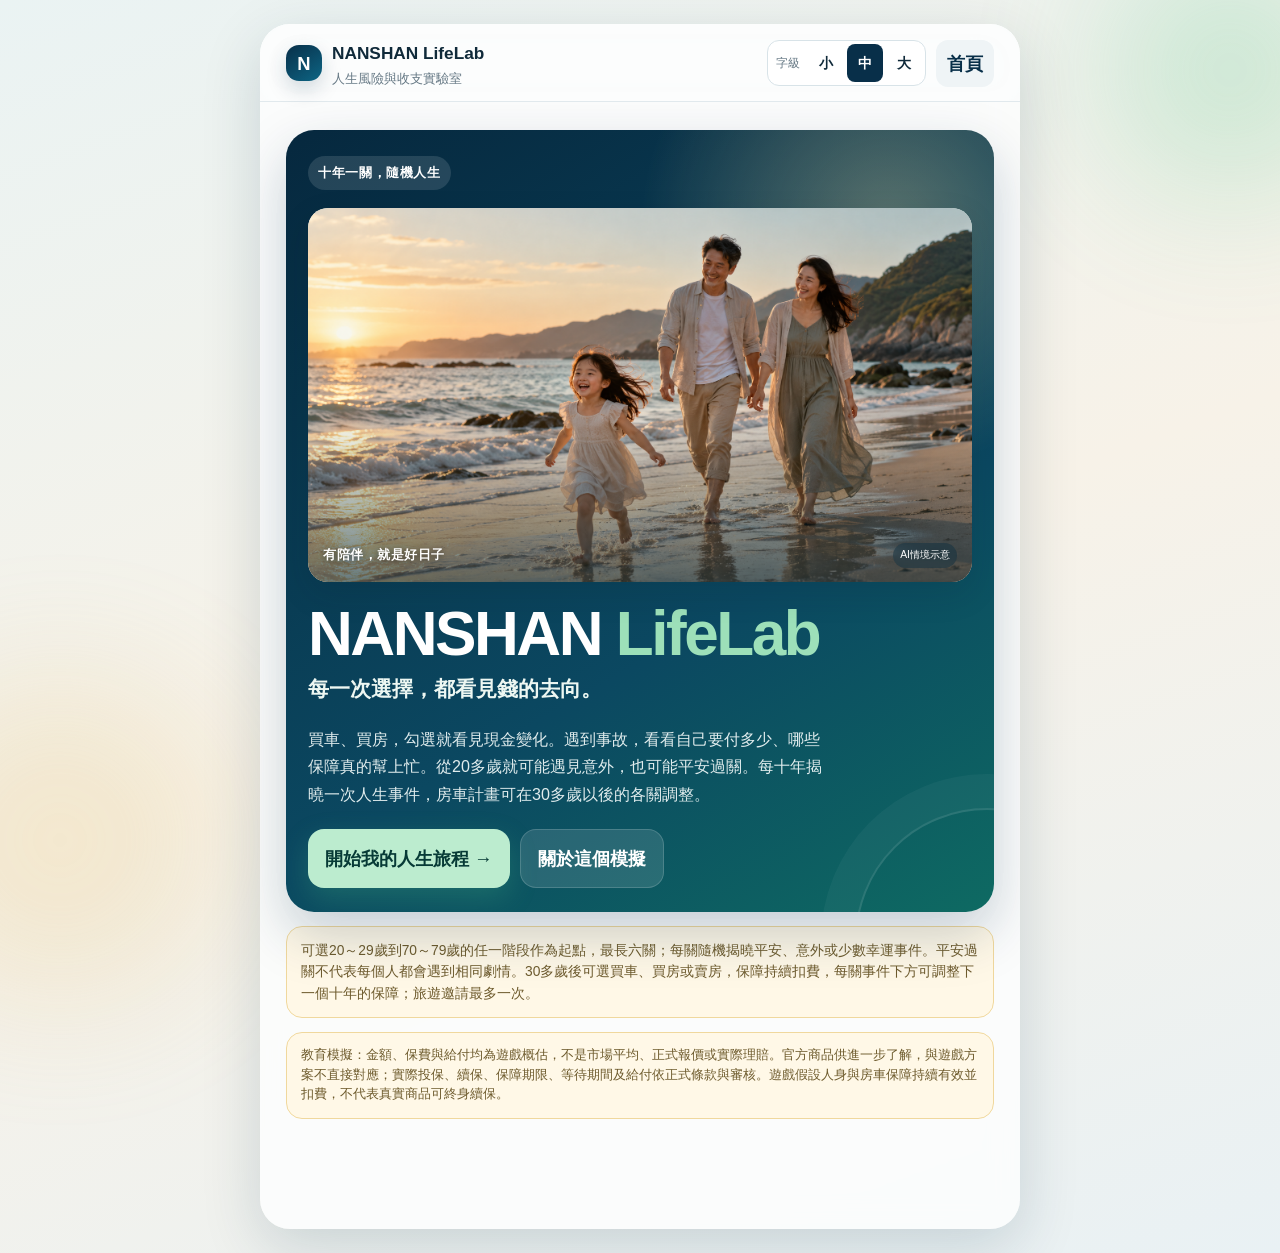
<file: index.html>
<!doctype html>
<html lang="zh-Hant">
<head>
  <meta charset="utf-8" />
  <meta name="viewport" content="width=device-width, initial-scale=1, viewport-fit=cover" />
  <meta name="theme-color" content="#082F49" />
  <meta name="description" content="NANSHAN LifeLab｜AI 百歲人生風險實驗室 Demo" />
  <title>NANSHAN LifeLab｜AI 百歲人生風險實驗室</title>
  <link rel="manifest" href="./site.webmanifest" />
  <link rel="icon" href="./icon.svg" />
  <link rel="stylesheet" href="./styles.css?v=20261029-text-size7" />
</head>
<body>
  <div class="ambient ambient-a"></div>
  <div class="ambient ambient-b"></div>
  <main id="app" class="app-shell" aria-live="polite"></main>
  <noscript>此 Demo 需要 JavaScript 才能執行。</noscript>
  <script src="./data.js?v=20261029-text-size7"></script>
  <script src="./app.js?v=20261029-text-size7"></script>
</body>
</html>
</file>
<file: styles.css>
*{box-sizing:border-box}
:root{--navy:#082F49;--green:#16A36A;--cream:#F7F2E8;--gold:#E5B85C;--ink:#102A3A;--muted:#667985;--line:#D8E3E8;--paper:#FCFDFD;--danger:#D45D5D;--shadow:0 18px 60px rgba(8,47,73,.16)}
html{scroll-behavior:smooth}body{margin:0;background:linear-gradient(160deg,#EAF3F3 0%,#F7F2E8 50%,#E9F1F4 100%);color:var(--ink);font-family:-apple-system,BlinkMacSystemFont,"Segoe UI","Microsoft JhengHei","Noto Sans TC",sans-serif;min-height:100vh;overflow-x:hidden}
button,input,select{font:inherit}button{cursor:pointer}a{color:inherit}.ambient{position:fixed;border-radius:999px;filter:blur(70px);opacity:.24;z-index:-1}.ambient-a{width:260px;height:260px;background:#5BC88B;top:-60px;right:-80px}.ambient-b{width:320px;height:320px;background:#E8C77E;bottom:-100px;left:-100px}
.app-shell{width:min(100%,760px);min-height:100vh;margin:auto;background:rgba(252,253,253,.9);backdrop-filter:blur(14px);box-shadow:var(--shadow);position:relative}
.topbar{position:sticky;top:0;z-index:30;padding:14px 18px 12px;display:flex;align-items:center;justify-content:space-between;background:rgba(252,253,253,.9);backdrop-filter:blur(16px);border-bottom:1px solid rgba(216,227,232,.75)}
.brand-mini{display:flex;gap:10px;align-items:center}.brand-mark{width:36px;height:36px;border-radius:13px;background:linear-gradient(145deg,var(--navy),#0D6584);display:grid;place-items:center;color:white;font-weight:900;box-shadow:0 8px 20px rgba(8,47,73,.18)}.brand-mini strong{font-size:calc(15px * var(--text-scale,1.15))}.brand-mini small{display:block;color:var(--muted);font-size:calc(11px * var(--text-scale,1.15));margin-top:1px}.icon-btn{border:0;background:#EFF4F6;border-radius:12px;padding:9px 11px;color:var(--navy);font-weight:800}
.screen{padding:22px 18px 96px}.hero{border-radius:28px;padding:26px 22px 24px;color:white;overflow:hidden;position:relative;background:radial-gradient(circle at 85% 12%,rgba(255,229,164,.32),transparent 27%),linear-gradient(150deg,#06283E 0%,#0B4861 62%,#0E6A62 100%);box-shadow:0 22px 54px rgba(8,47,73,.22)}.hero:after{content:"";position:absolute;width:260px;height:260px;border:2px solid rgba(255,255,255,.13);border-radius:50%;right:-125px;bottom:-160px;box-shadow:0 0 0 34px rgba(255,255,255,.04)}
.eyebrow{display:inline-flex;align-items:center;gap:7px;padding:7px 10px;border-radius:999px;background:rgba(255,255,255,.12);font-size:calc(11px * var(--text-scale,1.15));font-weight:800;letter-spacing:.05em}.hero h1{font-size:calc(clamp(31px,9vw,54px) * var(--text-scale,1.15));line-height:.98;margin:18px 0 8px;letter-spacing:-.04em}.hero h1 span{color:#9DE0B9}.hero h2{font-size:calc(18px * var(--text-scale,1.15));margin:0 0 20px;font-weight:650;color:#EDF7F2}.hero p{line-height:1.72;color:#E0ECED;font-size:calc(14px * var(--text-scale,1.15));max-width:520px}.hero-quote{margin-top:19px;padding:14px 16px;border-left:3px solid #9DE0B9;background:rgba(255,255,255,.08);border-radius:0 16px 16px 0;font-weight:800;line-height:1.55}
.cta-row{display:flex;gap:10px;flex-wrap:wrap;margin-top:20px}.btn{border:0;border-radius:16px;padding:14px 17px;font-weight:850;transition:.2s transform,.2s box-shadow;display:inline-flex;align-items:center;justify-content:center;gap:8px}.btn:active{transform:scale(.98)}.btn-primary{background:#BCECCF;color:#073A36;box-shadow:0 10px 28px rgba(83,204,137,.22)}.btn-secondary{background:rgba(255,255,255,.12);color:white;border:1px solid rgba(255,255,255,.16)}.btn-dark{background:var(--navy);color:white}.btn-ghost{background:#EEF4F5;color:var(--navy)}.btn-block{width:100%}
.section-title{margin:28px 2px 12px;display:flex;align-items:flex-end;justify-content:space-between;gap:12px}.section-title h3{font-size:calc(19px * var(--text-scale,1.15));margin:0}.section-title p{margin:3px 0 0;color:var(--muted);font-size:calc(12px * var(--text-scale,1.15))}
.grid-3{display:grid;grid-template-columns:repeat(3,1fr);gap:10px}.feature-card{background:white;border:1px solid var(--line);padding:15px 12px;border-radius:20px;min-height:136px}.feature-icon{font-size:calc(24px * var(--text-scale,1.15))}.feature-card b{display:block;margin:9px 0 5px;font-size:calc(13px * var(--text-scale,1.15))}.feature-card p{font-size:calc(11px * var(--text-scale,1.15));line-height:1.5;margin:0;color:var(--muted)}
.notice{margin-top:14px;padding:13px 14px;border-radius:16px;background:#FFF8E7;border:1px solid #F0D89D;color:#6E5B2D;font-size:calc(12px * var(--text-scale,1.15));line-height:1.55}
.form-card,.card{background:white;border:1px solid var(--line);border-radius:22px;padding:18px;box-shadow:0 8px 24px rgba(8,47,73,.05)}.form-card+.form-card{margin-top:12px}.field{margin-bottom:14px}.field:last-child{margin-bottom:0}.field label{display:block;font-weight:800;font-size:calc(13px * var(--text-scale,1.15));margin-bottom:7px}.field small{color:var(--muted);font-size:calc(11px * var(--text-scale,1.15))}.input,.select{width:100%;border:1px solid #CBD9DF;border-radius:14px;padding:13px 14px;background:#FBFDFD;color:var(--ink);outline:none}.input:focus,.select:focus{border-color:#56B783;box-shadow:0 0 0 3px rgba(86,183,131,.12)}
.chips{display:flex;gap:8px;flex-wrap:wrap}.chip{border:1px solid var(--line);background:white;border-radius:999px;padding:9px 11px;color:#506773;font-weight:750;font-size:calc(12px * var(--text-scale,1.15))}.chip.active{background:#E4F6EC;color:#0B6A46;border-color:#89D4AA}
.progress-wrap{margin:6px 0 16px}.progress-head{display:flex;justify-content:space-between;gap:8px;font-size:calc(11px * var(--text-scale,1.15));color:var(--muted);margin-bottom:7px}.progress{height:8px;border-radius:999px;background:#E5ECEF;overflow:hidden}.progress>div{height:100%;background:linear-gradient(90deg,var(--green),#76D7A3);transition:.4s}
.timeline-strip{display:flex;gap:7px;overflow:auto;padding:1px 1px 10px;scrollbar-width:none}.timeline-strip::-webkit-scrollbar{display:none}.timeline-dot{min-width:66px;border-radius:14px;background:#EFF4F4;padding:9px 8px;text-align:center;border:1px solid transparent}.timeline-dot b{display:block;font-size:calc(11px * var(--text-scale,1.15))}.timeline-dot span{font-size:calc(10px * var(--text-scale,1.15));color:var(--muted)}.timeline-dot.current{background:#E5F5EC;border-color:#82D0A3;color:#0B6A46}.timeline-dot.done{background:#E8EEF2;color:var(--navy)}
.event-hero{border-radius:25px;padding:22px;color:white;position:relative;overflow:hidden;min-height:220px;background:linear-gradient(140deg,#092E46,#0A5970 70%,#2E876B)}.event-emoji{font-size:calc(43px * var(--text-scale,1.15))}.event-stage{font-size:calc(11px * var(--text-scale,1.15));font-weight:800;opacity:.78;margin-top:13px}.event-hero h2{font-size:calc(27px * var(--text-scale,1.15));line-height:1.14;margin:5px 0 9px}.event-hero p{font-size:calc(13px * var(--text-scale,1.15));line-height:1.65;color:#E2F0F1;margin:0}
.cost-banner{margin-top:14px;display:flex;align-items:center;justify-content:space-between;gap:12px;background:rgba(255,255,255,.10);border:1px solid rgba(255,255,255,.12);padding:12px 13px;border-radius:15px}.cost-banner span{font-size:calc(11px * var(--text-scale,1.15));color:#D6E8EA}.cost-banner b{font-size:calc(20px * var(--text-scale,1.15))}
.choice-title{font-size:calc(15px * var(--text-scale,1.15));margin:20px 2px 10px;font-weight:900}.choice-grid{display:grid;grid-template-columns:1fr;gap:10px}.choice{border:1.5px solid var(--line);background:white;border-radius:20px;padding:16px;text-align:left;position:relative}.choice:hover{border-color:#A8C9D2}.choice.selected{border-color:#55BD82;background:#F0FAF5;box-shadow:0 10px 28px rgba(22,163,106,.08)}.choice .tag{display:inline-block;border-radius:999px;padding:5px 8px;background:#EEF3F5;color:#526976;font-size:calc(10px * var(--text-scale,1.15));font-weight:900}.choice.selected .tag{background:#DDF5E7;color:#0D744B}.choice h4{font-size:calc(15px * var(--text-scale,1.15));margin:10px 0 5px}.choice p{font-size:calc(12px * var(--text-scale,1.15));line-height:1.55;color:var(--muted);margin:0}.money-row{display:flex;gap:12px;margin-top:11px}.money-row div{flex:1;background:#F5F8F9;border-radius:13px;padding:9px}.money-row span{display:block;color:var(--muted);font-size:calc(10px * var(--text-scale,1.15))}.money-row b{font-size:calc(14px * var(--text-scale,1.15))}
.result-flash{margin-top:12px;border-radius:18px;padding:15px;background:linear-gradient(120deg,#EAF8F0,#F9F7ED);border:1px solid #CFE8D9}.result-flash strong{display:block;font-size:calc(14px * var(--text-scale,1.15))}.result-flash p{font-size:calc(12px * var(--text-scale,1.15));color:var(--muted);line-height:1.6;margin:5px 0 0}
.product-card{margin-top:15px;background:#0A354F;color:white;border-radius:20px;padding:16px}.product-card .label{font-size:calc(10px * var(--text-scale,1.15));color:#A5DCC0;font-weight:900;letter-spacing:.04em}.product-card h4{margin:6px 0 6px;font-size:calc(16px * var(--text-scale,1.15))}.product-card p{font-size:calc(11px * var(--text-scale,1.15));line-height:1.6;color:#D8E6EA;margin:0}.product-card a{display:inline-flex;margin-top:10px;color:#BCECCF;font-size:calc(12px * var(--text-scale,1.15));font-weight:850;text-decoration:none}.product-card .legal{margin-top:9px;font-size:calc(9.5px * var(--text-scale,1.15));color:#AFC1C8}
.nextbar{position:sticky;bottom:0;background:linear-gradient(180deg,rgba(252,253,253,0),rgba(252,253,253,.95) 26%,#FCFDFD 60%);padding:20px 18px calc(14px + env(safe-area-inset-bottom));margin:0 -18px -96px}
.summary-hero{background:linear-gradient(145deg,#06283E,#0B5E5D);color:white;border-radius:26px;padding:22px}.summary-hero small{color:#B9D2D7}.summary-hero h2{font-size:calc(28px * var(--text-scale,1.15));margin:5px 0 3px}.summary-hero p{font-size:calc(12px * var(--text-scale,1.15));line-height:1.6;color:#D9E8E9}
.score-ring{width:136px;height:136px;border-radius:50%;margin:18px auto 8px;display:grid;place-items:center;position:relative;background:conic-gradient(#65D197 0 var(--score),rgba(255,255,255,.13) var(--score) 100%)}.score-ring:after{content:"";position:absolute;inset:12px;border-radius:50%;background:#0A3C50}.score-ring div{z-index:1;text-align:center}.score-ring b{font-size:calc(34px * var(--text-scale,1.15));display:block}.score-ring span{font-size:calc(10px * var(--text-scale,1.15));color:#BFD7D8}
.compare-grid{display:grid;grid-template-columns:1fr 1fr;gap:10px;margin-top:12px}.compare{border-radius:19px;padding:16px;border:1px solid var(--line);background:white}.compare span{font-size:calc(11px * var(--text-scale,1.15));color:var(--muted)}.compare b{display:block;font-size:calc(21px * var(--text-scale,1.15));margin:6px 0}.compare small{font-size:calc(10px * var(--text-scale,1.15));color:var(--muted)}.compare.good{background:#EFFAF4;border-color:#C8E9D6}.compare.bad{background:#FFF5F4;border-color:#F2D3CF}
.breakdown{margin-top:12px}.breakdown-row{display:flex;justify-content:space-between;gap:12px;padding:11px 2px;border-bottom:1px dashed var(--line);font-size:calc(12px * var(--text-scale,1.15))}.breakdown-row:last-child{border-bottom:0}.life-path{display:grid;gap:8px;margin-top:12px}.life-item{display:grid;grid-template-columns:34px 1fr auto;align-items:center;gap:10px;background:white;border:1px solid var(--line);padding:11px;border-radius:16px}.life-item .ic{width:34px;height:34px;border-radius:12px;background:#EEF5F3;display:grid;place-items:center}.life-item b{font-size:calc(12px * var(--text-scale,1.15))}.life-item small{display:block;color:var(--muted);font-size:calc(10px * var(--text-scale,1.15));margin-top:2px}.life-item .amt{font-weight:900;font-size:calc(12px * var(--text-scale,1.15))}
.about-block h3{font-size:calc(17px * var(--text-scale,1.15));margin:0 0 7px}.about-block p,.about-block li{font-size:calc(12px * var(--text-scale,1.15));line-height:1.7;color:#526875}.about-block{margin-bottom:14px}.about-block ul{padding-left:18px}.source-link{display:block;padding:12px 0;border-bottom:1px solid var(--line);text-decoration:none}.source-link:last-child{border-bottom:0}.source-link b{font-size:calc(12px * var(--text-scale,1.15))}.source-link small{display:block;color:var(--muted);font-size:calc(10px * var(--text-scale,1.15));margin-top:3px}.footer-note{text-align:center;color:#7C8E97;font-size:calc(10px * var(--text-scale,1.15));padding:14px 14px 24px}
@media(min-width:620px){body{padding:24px}.app-shell{min-height:calc(100vh - 48px);border-radius:30px;overflow:hidden}.screen{padding:28px 26px 110px}.topbar{padding-left:26px;padding-right:26px}.choice-grid{grid-template-columns:1fr 1fr}.nextbar{margin-left:-26px;margin-right:-26px}}
@media(max-width:420px){.grid-3{grid-template-columns:1fr}.feature-card{min-height:auto;display:grid;grid-template-columns:36px 1fr;column-gap:8px}.feature-card .feature-icon{grid-row:1/3}.feature-card b{margin-top:0}}

.plan-list{display:grid;gap:10px}.plan-card{display:flex;gap:12px;align-items:flex-start;cursor:pointer}.plan-card input{width:22px;height:22px;accent-color:var(--green);flex-shrink:0}.plan-card b{font-size:calc(14px * var(--text-scale,1.15))}.plan-card p{font-size:calc(13px * var(--text-scale,1.15));margin:8px 0;color:var(--ink)}.plan-card small{font-size:calc(11px * var(--text-scale,1.15));color:var(--muted);line-height:1.6}.final-balance{font-size:calc(clamp(28px,7vw,46px) * var(--text-scale,1.15));font-weight:900;margin:20px 0}.cost-banner b{display:block}.nextbar .btn+.btn{margin-top:8px}.breakdown-row b{text-align:right;white-space:nowrap}.compare b{overflow-wrap:anywhere}.life-item .amt{text-align:right}@media(max-width:420px){.life-item{grid-template-columns:30px 1fr}.life-item .amt{grid-column:2;text-align:left}.compare-grid{grid-template-columns:1fr}.breakdown-row{font-size:calc(11px * var(--text-scale,1.15))}}

/* Illustrated scenes and motion */
.scene-art{height:156px;position:relative;overflow:hidden;border-radius:20px;background:linear-gradient(135deg,#0b4b61,#187e73);margin-bottom:20px;isolation:isolate}.scene-landscape{position:absolute;inset:0;width:100%;height:100%}.scene-symbol{position:absolute;font-size:calc(76px * var(--text-scale,1.15));left:52%;top:30px;filter:drop-shadow(0 12px 12px #06283e55);animation:float-scene 4s ease-in-out infinite}.scene-orbit{position:absolute;width:160px;height:160px;border:1px solid #bceccf44;border-radius:50%;left:45%;top:5px}.orbit-two{width:210px;height:210px;top:-20px;left:40%}.scene-spark{position:absolute;color:#ffe3a4;font-size:calc(26px * var(--text-scale,1.15));animation:twinkle 3s ease-in-out infinite}.spark-one{left:38%;top:34px}.spark-two{left:80%;top:95px;animation-delay:1s}.screen{animation:enter-screen .35s ease-out}.coverage-card{margin-bottom:10px}.coverage-head{display:flex;justify-content:space-between;gap:8px;align-items:center}.coverage-card p{font-size:calc(12px * var(--text-scale,1.15));line-height:1.6;color:var(--muted)}.coverage-card small{font-size:calc(11px * var(--text-scale,1.15))}.coverage-card a{display:inline-block;font-size:calc(12px * var(--text-scale,1.15));color:#087451;margin-top:8px}.status-pill{font-size:calc(10px * var(--text-scale,1.15));white-space:nowrap;background:#e5f5ec;color:#0b6a46;border-radius:99px;padding:5px 8px}.result-flash{animation:enter-screen .5s ease-out}.hero .scene-art{margin-top:16px}.plan-card:has(input:checked){border-color:#73bf96;background:#f0faf5}@keyframes float-scene{0%,100%{transform:translateY(0) rotate(-4deg)}50%{transform:translateY(-9px) rotate(4deg)}}@keyframes twinkle{0%,100%{opacity:.4;transform:scale(.85)}50%{opacity:1;transform:scale(1.15)}}@keyframes enter-screen{from{opacity:0;transform:translateY(10px)}to{opacity:1;transform:translateY(0)}}@media(prefers-reduced-motion:reduce){*,*::before,*::after{animation:none!important;transition:none!important;scroll-behavior:auto!important}}

.deficit{color:#b42318!important}.summary-hero .deficit{color:#ff9994!important}.plan-details{flex:1;min-width:0}.plan-card .reserve-input{width:100%;height:auto;margin:7px 0 0;accent-color:auto}.reserve-label{display:block;font-size:calc(11px * var(--text-scale,1.15));font-weight:700;margin-top:12px}.rate-reference{background:#f1f6f7;padding:10px;border-radius:10px}.official-link{display:inline-block;margin-top:10px;font-size:calc(12px * var(--text-scale,1.15));color:#087451}#advice p{margin-bottom:0}.coverage-head{flex-wrap:wrap}

.travel-task{border-color:#e5b85c;background:#fffcf3}.about-block label{display:block;font-size:calc(13px * var(--text-scale,1.15));font-weight:700;margin:12px 0 8px}.about-block input[type=checkbox]{width:20px;height:20px;vertical-align:middle;accent-color:var(--green)}.about-block small{display:block;font-size:calc(11px * var(--text-scale,1.15));line-height:1.7;color:var(--muted);margin-top:10px}.reserve-label small{display:block;font-weight:400;color:var(--muted);margin-top:6px}

.balance-panel{margin:16px 0;padding:18px 20px;border-radius:19px;background:#edf7f2;border:1px solid #c8e5d5}.balance-panel span{display:block;font-size:calc(12px * var(--text-scale,1.15));color:var(--muted)}.balance-panel strong{display:block;font-size:calc(clamp(24px,6vw,34px) * var(--text-scale,1.15));margin-top:7px;color:var(--navy)}.balance-panel small{display:block;font-size:calc(11px * var(--text-scale,1.15));margin-top:8px;color:var(--muted)}.page-copy{font-size:calc(14px * var(--text-scale,1.15));line-height:1.8;color:#526875;margin:20px 2px}.compact-notice{font-size:calc(11px * var(--text-scale,1.15))}.journey-screen .nextbar .btn+.btn{background:#eaf0f3;color:var(--navy)}.breakdown:empty{display:none}
/* One event, one page: live purchases and contrasting accident outcomes. */
.funds-strip{display:grid;grid-template-columns:1fr 1fr;gap:12px;margin-top:18px}.funds-strip>div{background:#f1f5f7;border:1px solid var(--line);border-radius:16px;padding:14px}.funds-strip span{display:block;font-size:calc(11px * var(--text-scale,1.15));color:var(--muted)}.funds-strip b{display:block;font-size:calc(20px * var(--text-scale,1.15));margin-top:6px}.purchase-toggle{display:flex!important;align-items:center;gap:12px;font-weight:800;font-size:calc(16px * var(--text-scale,1.15))!important}.purchase-toggle input{width:24px;height:24px;accent-color:var(--green);flex-shrink:0}.purchase-card{margin-top:14px}.purchase-card p{font-size:calc(13px * var(--text-scale,1.15));line-height:1.7;color:var(--muted)}.purchase-card label:not(.purchase-toggle){display:block;font-size:calc(12px * var(--text-scale,1.15));font-weight:800;margin:14px 0 8px}.purchase-feedback{padding:12px;background:#fff5e5;border-radius:12px}.live-balance{transition:background .25s}.policy-details{margin-top:12px;background:white;border:1px solid var(--line);border-radius:15px;overflow:hidden}.policy-details summary{padding:14px 16px;cursor:pointer;font-size:calc(13px * var(--text-scale,1.15));font-weight:800;list-style:disclosure-closed}.policy-details[open] summary{border-bottom:1px solid var(--line)}.policy-details summary small{display:block;margin-top:5px;font-size:calc(10px * var(--text-scale,1.15));font-weight:500;color:#087451}.policy-body{padding:15px 16px;font-size:calc(12px * var(--text-scale,1.15));line-height:1.8}.policy-body ul{padding-left:18px;color:#526875}.policy-body a{display:block;color:#087451;font-weight:800;margin:10px 0}.policy-body small{display:block;font-size:calc(10px * var(--text-scale,1.15));color:var(--muted)}.impact-panel{margin-top:18px;padding:24px 20px;border-radius:24px;position:relative;overflow:hidden;text-align:center}.impact-panel h3{font-size:calc(21px * var(--text-scale,1.15));margin:8px 0 16px}.impact-symbol{display:block;font-size:calc(44px * var(--text-scale,1.15))}.heartbreak{background:linear-gradient(145deg,#fff0ed,#ffe2df);border:1px solid #efb8b3;color:#8f251e;animation:bill-hit .6s ease-out}.heartbreak .impact-symbol{animation:heart-drop .9s ease-out}.protected{background:linear-gradient(145deg,#e3f7ed,#f4fcf5);border:1px solid #8accaa;color:#0b6546}.protected .impact-symbol{animation:shield-arrive .7s ease-out}.bill-amount{font-size:calc(34px * var(--text-scale,1.15));font-weight:900;letter-spacing:-.04em}.out-of-pocket{border-top:1px solid #9993;margin-top:18px;padding-top:16px;font-size:calc(13px * var(--text-scale,1.15))}.out-of-pocket strong{display:block;font-size:calc(28px * var(--text-scale,1.15));margin-top:5px;color:#b42318}.used-insurance{background:#ffffffa8;border-radius:14px;padding:10px 12px;text-align:left}.used-insurance>div{display:flex;justify-content:space-between;gap:10px;padding:7px 0;font-size:calc(12px * var(--text-scale,1.15))}.impact-footnote{font-size:calc(10px * var(--text-scale,1.15))!important;line-height:1.6;opacity:.8}.lucky{background:#fff8da;color:#795a0c}.lucky strong{display:block;font-size:calc(32px * var(--text-scale,1.15));margin-top:10px}.event-heartbreak .event-hero{background:linear-gradient(145deg,#4e2536,#874844)}.event-heartbreak .scene-art{background:linear-gradient(135deg,#592b3b,#9c5149)}.event-protected .event-hero{background:linear-gradient(145deg,#0b3948,#0e745a)}.trip-resolved{margin-top:16px;padding:18px;background:#edf5fa;border:1px solid var(--line);border-radius:18px;font-weight:800;font-size:calc(15px * var(--text-scale,1.15));line-height:1.7}.plan-card .policy-details{width:100%}.compact-event .event-hero h2{margin-top:8px}@keyframes bill-hit{0%{transform:translateY(-10px);opacity:0}50%{transform:translateX(-5px)}65%{transform:translateX(5px)}100%{transform:none;opacity:1}}@keyframes heart-drop{0%{transform:translateY(-20px) rotate(-12deg);opacity:0}100%{transform:translateY(0) rotate(0);opacity:1}}@keyframes shield-arrive{0%{transform:scale(.5);opacity:0}70%{transform:scale(1.1)}100%{transform:scale(1);opacity:1}}@media(max-width:420px){.funds-strip{gap:8px}.funds-strip>div{padding:11px}.funds-strip b{font-size:calc(17px * var(--text-scale,1.15))}.bill-amount{font-size:calc(29px * var(--text-scale,1.15))}.used-insurance>div{font-size:calc(11px * var(--text-scale,1.15))}}@media(prefers-reduced-motion:reduce){.impact-panel,.impact-symbol{animation:none!important}}

.surplus{color:#087443!important}.summary-hero .surplus{color:#91ecc0!important}.annual-options{margin:18px 0;border:1px solid #bedbc9;border-radius:18px;background:#f5fbf7}.annual-options>summary{padding:16px;font-size:calc(14px * var(--text-scale,1.15));font-weight:850;cursor:pointer}.annual-options-body{padding:0 16px 16px}.annual-options-body>p{font-size:calc(12px * var(--text-scale,1.15));color:var(--muted);line-height:1.7}.annual-options-body>label:not(.purchase-toggle){display:block;font-size:calc(12px * var(--text-scale,1.15));font-weight:800;margin:12px 0 8px}.annual-options-body hr{border:0;border-top:1px solid var(--line);margin:18px 0}

.level-track{display:flex;gap:7px;justify-content:space-between;margin:10px 0 16px}.level-step{flex:1;text-align:center;padding:9px 3px;border:1px solid var(--line);border-radius:12px;background:#f0f4f5;color:#7a8b92;font-size:calc(11px * var(--text-scale,1.15));font-weight:800}.level-step.active{background:#dcf4e7;color:#086943;border-color:#74c698;box-shadow:0 3px 12px #16a36a18}.level-step.complete{background:#e9f2ec;color:#307253}.peace-clear{margin:18px 0;padding:22px 18px;border:1px solid #a8d7b4;border-radius:22px;background:linear-gradient(130deg,#e3f6e9,#fff9dc);display:flex;align-items:center;gap:14px;position:relative;overflow:hidden;animation:clear-arrive .6s ease-out}.peace-medal{font-size:calc(46px * var(--text-scale,1.15));animation:medal-pop .8s ease-out}.peace-clear b{font-size:calc(13px * var(--text-scale,1.15));color:#246d41}.peace-clear p{font-size:calc(20px * var(--text-scale,1.15));font-weight:900;color:#155836;margin:7px 0}.peace-clear small{font-size:calc(10px * var(--text-scale,1.15));color:#64745d}.celebrate-spark{position:absolute;font-size:calc(20px * var(--text-scale,1.15));color:#d7a437;pointer-events:none;animation:spark-flight 2s ease-out}.spark-a{right:12px;top:12px}.spark-b{right:40px;bottom:10px;animation-delay:.15s}.spark-c{right:60px;top:7px;animation-delay:.3s}.event-peaceful .event-hero{background:linear-gradient(140deg,#0b3c48,#18715e)}@keyframes clear-arrive{from{opacity:0;transform:translateY(12px)}to{opacity:1;transform:none}}@keyframes medal-pop{0%{transform:scale(.3) rotate(-20deg)}70%{transform:scale(1.15) rotate(8deg)}100%{transform:scale(1)}}@keyframes spark-flight{0%{opacity:0;transform:translateY(20px) scale(.5)}30%{opacity:1}100%{opacity:.7;transform:translateY(0) scale(1)}}@media(max-width:420px){.peace-clear{padding:18px 12px;gap:8px}.peace-clear p{font-size:calc(17px * var(--text-scale,1.15))}.peace-medal{font-size:calc(34px * var(--text-scale,1.15))}.level-track{gap:4px}.level-step{font-size:calc(10px * var(--text-scale,1.15))}}@media(prefers-reduced-motion:reduce){.peace-clear,.peace-medal,.celebrate-spark{animation:none!important}}

/* Locally hosted editorial event photography. */
.event-photo{margin:0 0 22px;position:relative;isolation:isolate;border-radius:20px;overflow:hidden;background:#dce8e5;aspect-ratio:16/9;width:100%;box-shadow:0 12px 32px #031e2a20}.event-photo img{display:block;width:100%;height:100%;object-fit:cover;transform:scale(1.015);animation:photo-reveal .7s ease-out}.event-photo::after{content:'';position:absolute;inset:0;background:linear-gradient(180deg,transparent 55%,#04243199);pointer-events:none}.event-photo figcaption{position:absolute;z-index:2;bottom:14px;left:15px;right:15px;display:flex;align-items:center;justify-content:space-between;gap:8px;color:white}.photo-kicker{font-size:calc(11px * var(--text-scale,1.15));font-weight:800;letter-spacing:.04em;text-shadow:0 1px 6px #0008}.photo-ai{font-size:calc(9px * var(--text-scale,1.15));padding:4px 7px;border-radius:99px;background:#062b3f66;backdrop-filter:blur(5px);white-space:nowrap}.event-hero:has(.event-photo){padding:14px 14px 24px}.event-hero:has(.event-photo) h2,.event-hero:has(.event-photo)>p{margin-left:9px;margin-right:9px}.event-hero:has(.event-photo) h2{margin-top:4px;font-size:calc(clamp(24px,5vw,32px) * var(--text-scale,1.15))}.hero>.event-photo{margin-top:18px}.event-peaceful .event-hero{background:linear-gradient(135deg,#073e45,#277d63)}.event-heartbreak .event-photo{box-shadow:0 10px 32px #3a101c33}.peace-clear{background:radial-gradient(circle at 92% 8%,#fff1b8b0,transparent 40%),linear-gradient(120deg,#e0f6e9,#f8fbe9);box-shadow:0 10px 26px #205a3210}.event-lucky .event-hero{background:linear-gradient(140deg,#365e43,#8a7738)}@keyframes photo-reveal{from{opacity:.4;transform:scale(1.055)}to{opacity:1;transform:scale(1.015)}}@media(max-width:420px){.event-photo{aspect-ratio:4/3;border-radius:16px}.event-hero:has(.event-photo){padding:10px 10px 20px}.event-photo figcaption{left:10px;right:10px;bottom:10px}.photo-kicker{font-size:calc(10px * var(--text-scale,1.15))}.photo-ai{font-size:calc(8px * var(--text-scale,1.15))}}@media(prefers-reduced-motion:reduce){.event-photo img{animation:none!important;transform:none}}

.tier-options{display:grid;grid-template-columns:repeat(3,1fr);gap:9px;margin:16px 0}.tier-option{cursor:pointer;padding:14px 11px}.tier-option input{accent-color:var(--green);margin:0 0 9px}.tier-option b{display:block;font-size:calc(13px * var(--text-scale,1.15))}.tier-option small{display:block;line-height:1.65;color:var(--muted);font-size:calc(10px * var(--text-scale,1.15));margin-top:6px}.tier-option:has(input:checked){background:#e9f8ee;border-color:#50ae79;box-shadow:0 8px 20px #08744310}.coverage-status{font-size:calc(12px * var(--text-scale,1.15));line-height:1.7;background:#edf5f9;border:1px solid var(--line);border-radius:13px;padding:11px 14px;margin:12px 0}@media(max-width:420px){.tier-options{grid-template-columns:1fr}.tier-option{display:grid;grid-template-columns:20px 1fr;gap:5px 8px}.tier-option small{grid-column:2}.tier-option input{margin:2px 0}}

.future-protection{margin:22px 0;padding:4px 15px 15px;border:1px solid #c8e2d3;border-radius:22px;background:linear-gradient(135deg,#f1faf5,#f8fbfc)}.future-protection .section-title{margin-top:16px}.future-protection .section-title h3{font-size:calc(18px * var(--text-scale,1.15))}.future-protection-note{font-size:calc(11px * var(--text-scale,1.15));color:var(--muted);line-height:1.7;margin:12px 2px 0}.future-protection .tier-options{margin:14px 0}.future-protection .breakdown{box-shadow:none}
/* Insurance impact report: keep claim support separate from premium-adjusted cash. */
.insurance-metrics{display:grid;grid-template-columns:repeat(3,1fr);gap:10px;margin:16px 0}.insurance-metrics .card{padding:16px 12px}.insurance-metrics span{display:block;font-size:calc(11px * var(--text-scale,1.15));color:var(--muted)}.insurance-metrics b{display:block;font-size:calc(20px * var(--text-scale,1.15));margin-top:9px;overflow-wrap:anywhere}.summary-report .summary-hero .final-balance{margin:14px 0 8px}.event-review{border:1px solid var(--line);border-radius:18px;background:white;margin:12px 0;overflow:hidden}.event-review>summary{cursor:pointer;padding:16px;display:flex;justify-content:space-between;gap:12px;align-items:center;font-size:calc(13px * var(--text-scale,1.15));font-weight:800;line-height:1.6}.event-review>summary::before{content:'＋';flex-shrink:0;color:#698776}.event-review[open]>summary::before{content:'−'}.event-review>summary>b{font-size:calc(12px * var(--text-scale,1.15));text-align:right;flex-shrink:0}.event-review[open]>summary{border-bottom:1px solid var(--line);background:#f4f9f6}.review-body{padding:0 16px 18px}.review-body .compare-grid{margin-top:16px}.review-body .compare b{font-size:calc(19px * var(--text-scale,1.15))}.review-peace{margin:10px 0;padding:15px 17px;background:#f5faf7}.review-peace b{font-size:calc(13px * var(--text-scale,1.15))}.review-peace p,.review-explainer{font-size:calc(11px * var(--text-scale,1.15));color:var(--muted);line-height:1.75}.opportunity-box{margin-top:14px;padding:16px;background:#f0f6fb;border:1px solid #d5e4ed;border-radius:16px}.opportunity-box>b{font-size:calc(14px * var(--text-scale,1.15))}.opportunity-box>p{font-size:calc(12px * var(--text-scale,1.15));line-height:1.7}.opportunity-box small{display:block;color:var(--muted);font-size:calc(10px * var(--text-scale,1.15));line-height:1.7;margin-top:10px}.insurance-report-list{display:grid;gap:12px}.insurance-report-card .coverage-head>b{font-size:calc(15px * var(--text-scale,1.15))}.insurance-report-card>small{color:var(--muted);font-size:calc(11px * var(--text-scale,1.15))}.upgrade-scenario{margin-bottom:12px}.upgrade-scenario>b{font-size:calc(15px * var(--text-scale,1.15))}.upgrade-scenario>p{font-size:calc(12px * var(--text-scale,1.15));color:var(--muted);line-height:1.7}.scenario-verdict{border-radius:11px;padding:11px 12px;font-size:calc(11px * var(--text-scale,1.15));line-height:1.7;margin-top:10px}.scenario-verdict.positive{background:#e7f6ed;color:#17653d}.scenario-verdict.neutral{background:#fff5e0;color:#7b612b}@media(max-width:520px){.insurance-metrics{grid-template-columns:1fr}.insurance-metrics .card{display:flex;justify-content:space-between;align-items:center;gap:12px}.insurance-metrics b{font-size:calc(20px * var(--text-scale,1.15));margin-top:0}.event-review>summary{flex-wrap:wrap;gap:8px}.event-review>summary>span{flex:1;min-width:180px}.event-review>summary>b{margin-left:20px}.review-body{padding-left:12px;padding-right:12px}.review-body .compare-grid{grid-template-columns:1fr}.summary-report .breakdown-row{font-size:calc(11px * var(--text-scale,1.15))}}

.review-body .coverage-recommendation{font-size:calc(clamp(17px,2.4vw,22px) * var(--text-scale,1.15));font-weight:800;line-height:1.65;color:#123e59;margin:18px 0;padding:14px 16px;background:#edf5fc;border-left:4px solid #3981b5;border-radius:10px}.net-result{font-weight:800}.net-result b{color:inherit;font-size:1.15em}

/* Text size changes typography only; keep native controls and page width usable. */
:root{--text-scale:1.15}
html[data-text-size="small"]{--text-scale:1}
html[data-text-size="medium"]{--text-scale:1.15}
html[data-text-size="large"]{--text-scale:1.35}
body{font-size:calc(16px * var(--text-scale));line-height:1.6}
.topbar{flex-wrap:wrap;gap:12px}.brand-mini{min-width:0}.brand-mini>div:last-child{min-width:0}.header-actions{display:flex;align-items:center;gap:10px;margin-left:auto}.text-size-control{display:flex;align-items:center;gap:3px;padding:3px;border:1px solid var(--line);border-radius:12px;background:white;--text-scale:1}.text-size-control>span{font-size:12px;margin:0 5px;color:var(--muted);white-space:nowrap}.text-size-control button{font-size:14px;line-height:1.3;border:0;border-radius:8px;background:transparent;color:var(--ink);min-width:36px;min-height:38px;font-weight:800}.text-size-control button[aria-pressed="true"]{background:var(--navy);color:white}.text-size-control button:focus-visible{outline:3px solid #16a36a;outline-offset:2px}.breakdown-row{gap:14px;align-items:flex-start}.breakdown-row>span{min-width:0;overflow-wrap:anywhere}.breakdown-row>b{flex-shrink:0}.input,.select{min-height:48px}.btn{white-space:normal}.brand-mini strong{overflow-wrap:anywhere}
@media(max-width:520px){.topbar{padding:12px}.header-actions{width:100%;justify-content:space-between;margin:0}.progress-head{flex-wrap:wrap}.funds-strip{grid-template-columns:1fr}.breakdown-row{flex-wrap:wrap;gap:5px}.breakdown-row>b{margin-left:auto}.level-track{flex-wrap:wrap}.level-step{min-width:70px}.compare b{overflow-wrap:anywhere}}
</file>
